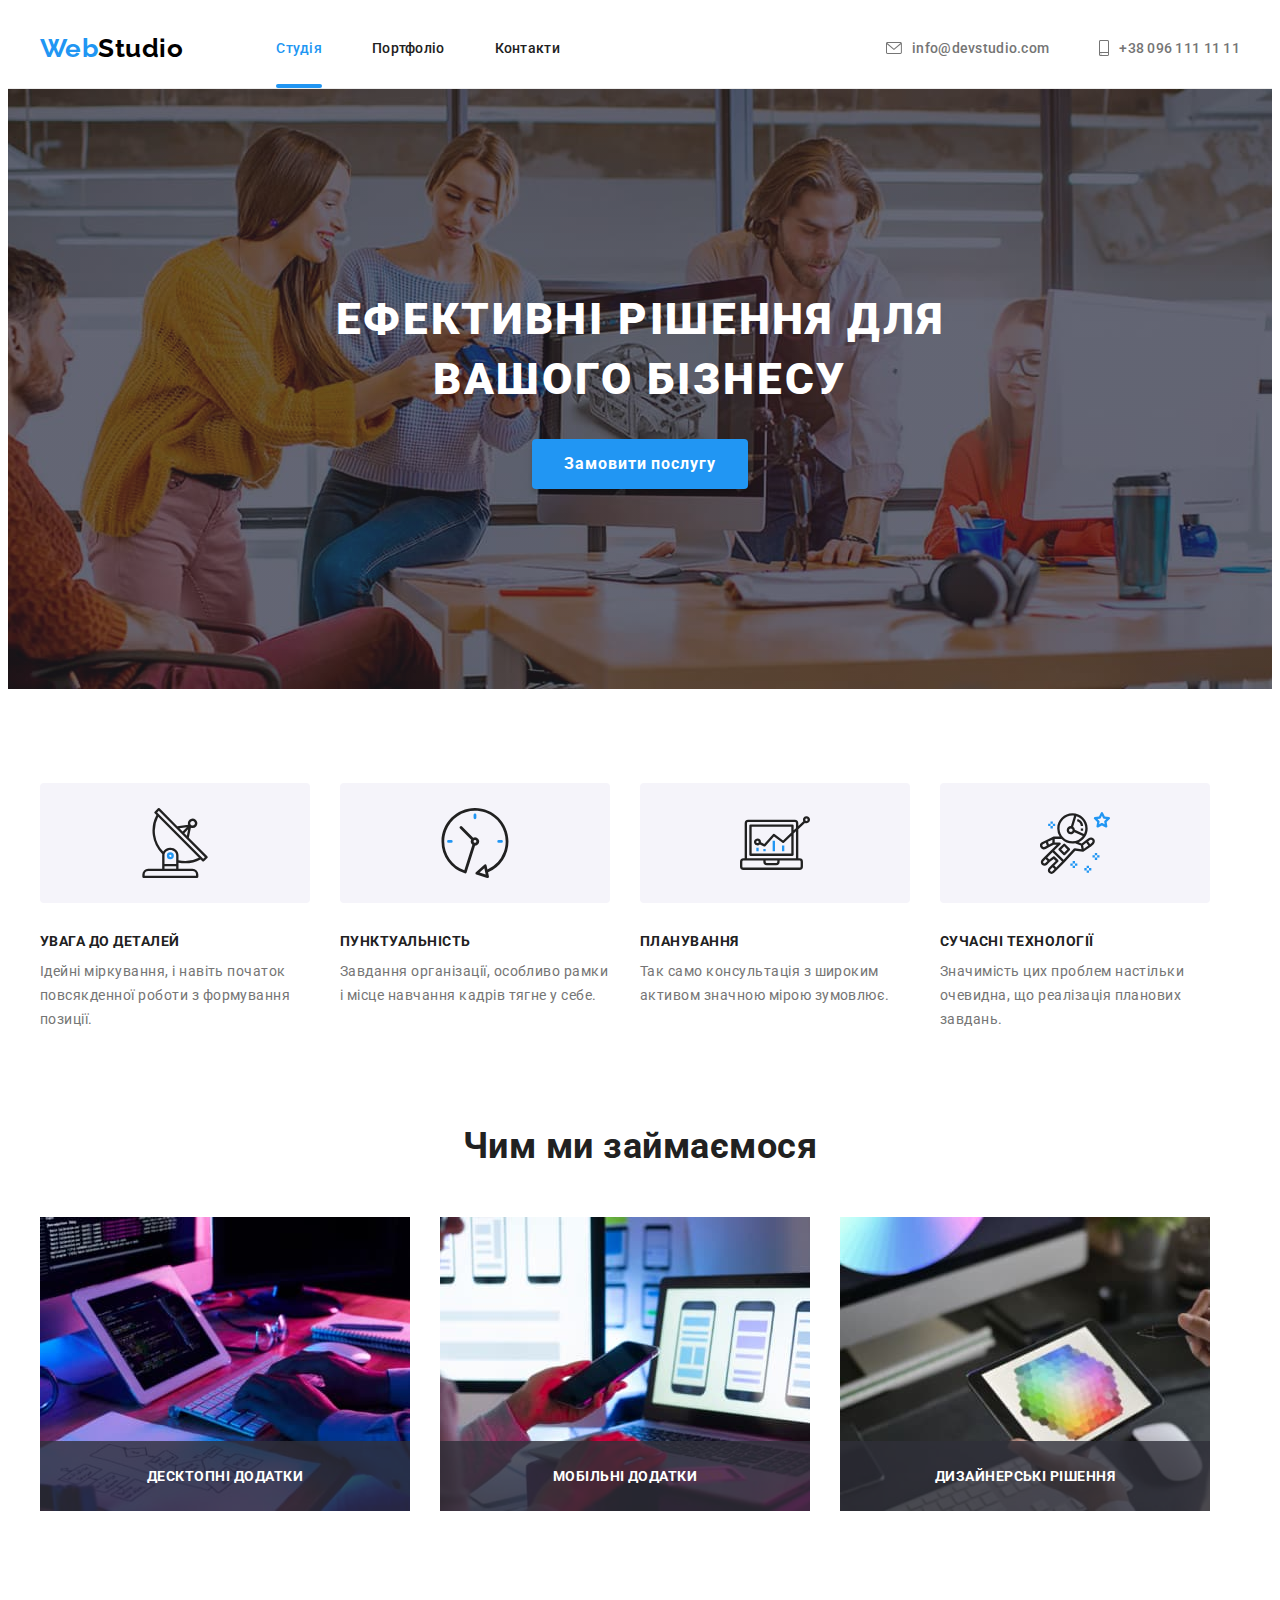
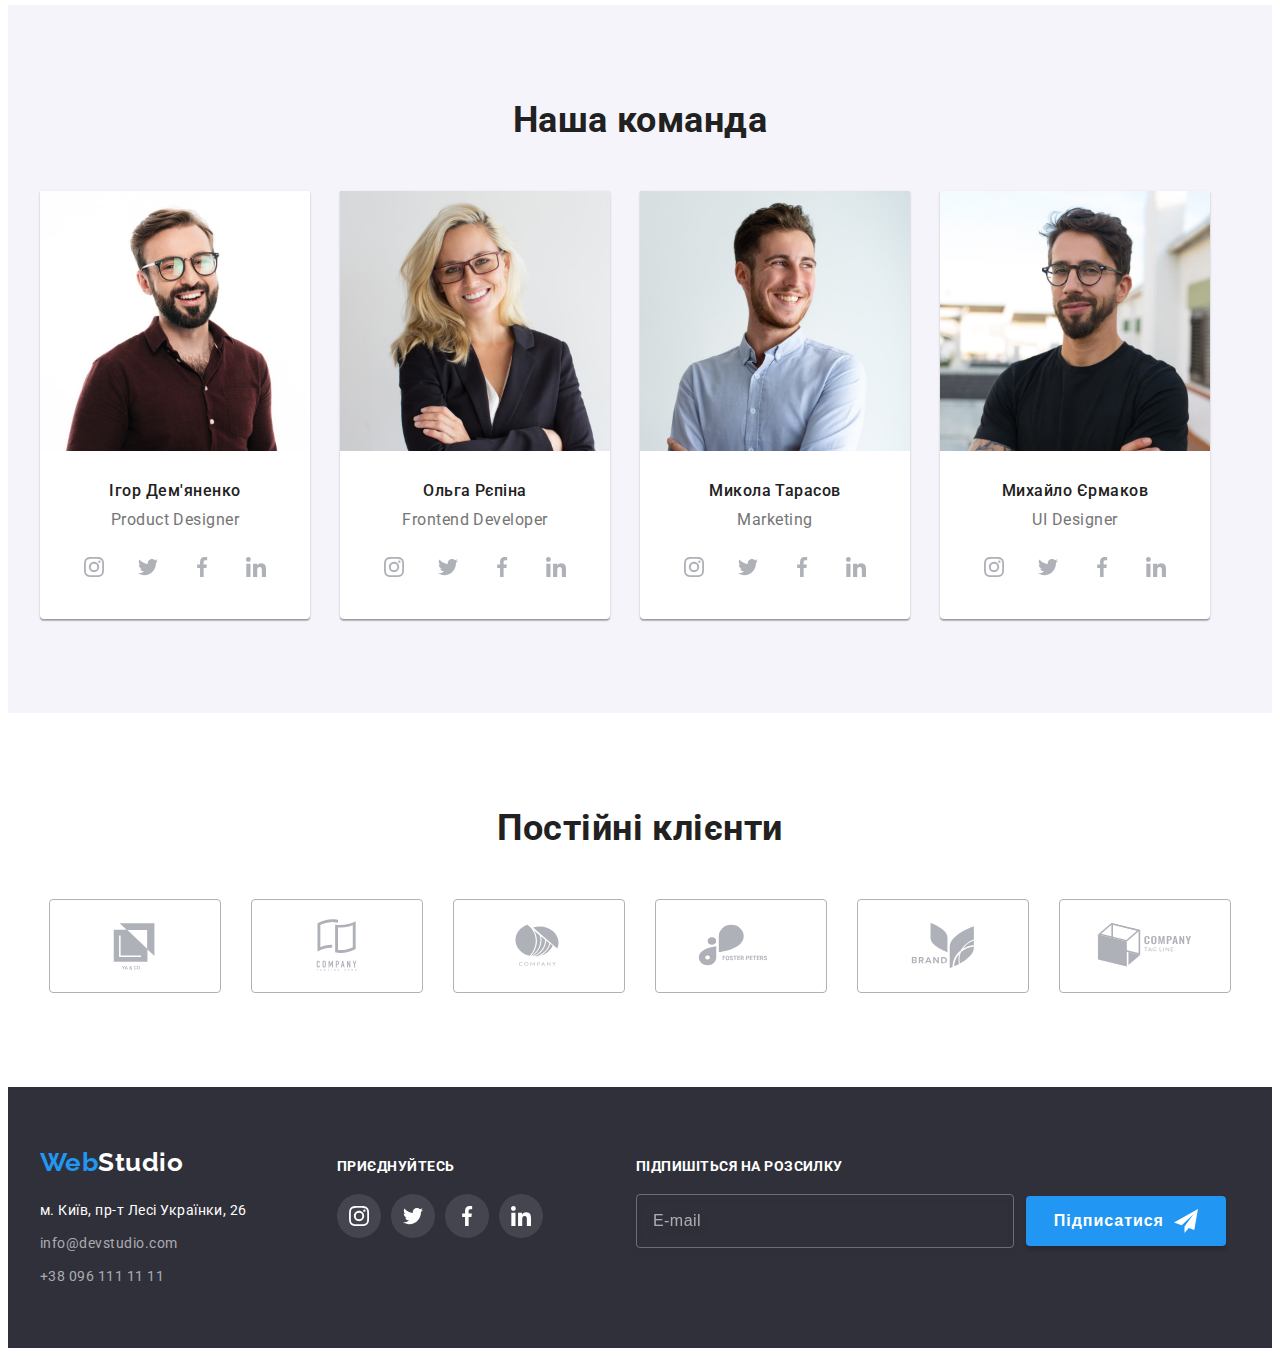
<file: index.html>
<!DOCTYPE html>
<html lang="uk">

<head>
  <meta charset="UTF-8">
  <meta http-equiv="X-UA-Compatible" content="IE=edge">
  <meta name="viewport" content="width=device-width, initial-scale=1.0">
  <title>HW-07 Ocheretniuk</title>

  <!-- Fonts -->
  <link rel="preconnect" href="https://fonts.googleapis.com">
  <link rel="preconnect" href="https://fonts.gstatic.com" crossorigin>
  <link href="https://fonts.googleapis.com/css2?family=Raleway:wght@700&family=Roboto:wght@400;500;700;900&display=swap"
    rel="stylesheet">

  <!-- Modern-normalize -->
  <link rel="stylesheet" href="https://cdnjs.cloudflare.com/ajax/libs/modern-normalize/1.1.0/modern-normalize.min.css"
    integrity="sha512-wpPYUAdjBVSE4KJnH1VR1HeZfpl1ub8YT/NKx4PuQ5NmX2tKuGu6U/JRp5y+Y8XG2tV+wKQpNHVUX03MfMFn9Q=="
    crossorigin="anonymous" referrerpolicy="no-referrer" />

  <!-- Custom styles -->
  <link rel="stylesheet" href="./css/main.min.css">
  <!-- <link rel="stylesheet" href="./css/styles.css"> -->
</head>

<body>

  <header class="header">
    <div class="header__container container">

      <a href="./index.html" class="logo link logo__part"><span class="logo__part--accent">Web</span>Studio</a>

      <nav>
        <ul class="nav list">
          <li>
            <a href="./index.html" class="nav__list nav__list--curent link">Студія</a>
          </li>
          <li>
            <a href="./portfolio.html" class="nav__list link">Портфоліо</a>
          </li>
          <li>
            <a href="./" class="nav__list link">Контакти</a>
          </li>
        </ul>
      </nav>

      <ul class="contacts list">
        <li>
          <a href="mailto:info@devstudio.com" class="contacts__item--header link">
            <svg class="contacts__icon" width="16" height="12">
              <use href="./images/icons.svg#icon-envelope"></use>
            </svg>
            info@devstudio.com</a>
        </li>
        <li>
          <a href="tel:+380961111111" class="contacts__item--header link">
            <svg class="contacts__icon" width="10" height="16">
              <use href="./images/icons.svg#icon-smartphone"></use>
            </svg>
            +38 096 111 11 11</a>
        </li>
      </ul>
    </div>
  </header>

  <main>
    <!-- HERO -->
    <section class="hero section">
      <div class="container">
        <h1 class="hero__title">Ефективні рішення для вашого бізнесу</h1>
        <div class="hero__btn-container">
          <button type="button" class="hero__btn" data-modal-open>Замовити послугу</button>
        </div>
      </div>
    </section>

    <!-- Section features -->
    <section class="section">
      <div class="container">
        <h2 class="visually-hidden">Особливості</h2>
        <ul class="features list">
          <li class="features__item">
            <div class="features__icon">
              <svg width="70" height="70">
                <use href="./images/icons.svg#icon-antenna"></use>
              </svg>
            </div>
            <h3 class="features__title">Увага до деталей</h3>
            <p class="features__text">Ідейні міркування, і навіть початок повсякденної роботи з формування
              позиції.</p>
          </li>
          <li class="features__item">
            <div class="features__icon">
              <svg width="70" height="70">
                <use href="./images/icons.svg#icon-clock"></use>
              </svg>
            </div>
            <h3 class="features__title">Пунктуальність</h3>
            <p class="features__text">Завдання організації, особливо рамки і місце навчання кадрів тягне у
              себе.
            </p>
          </li>
          <li class="features__item">
            <div class="features__icon">
              <svg width="70" height="70">
                <use href="./images/icons.svg#icon-diagram"></use>
              </svg>
            </div>
            <h3 class="features__title">Планування</h3>
            <p class="features__text">Так само консультація з широким активом значною мірою зумовлює.</p>
          </li>
          <li class="features__item">
            <div class="features__icon">
              <svg width="70" height="70">
                <use href="./images/icons.svg#icon-astronaut"></use>
              </svg>
            </div>
            <h3 class="features__title">Сучасні технології</h3>
            <p class="features__text">Значимість цих проблем настільки очевидна, що реалізація планових
              завдань.
            </p>
          </li>
        </ul>
      </div>
    </section>

    <!-- Section projects -->
    <section class="section projects">
      <div class="container">
        <h2 class="section__title">Чим ми займаємося</h2>
        <ul class="projects__list list">
          <li class="projects__item">
            <img src="./images/box-1.jpg" alt="Робочий процес" width="370" height="294">
            <div class="projects__text">Десктопні додатки</div>
          </li>
          <li class="projects__item">
            <img src="./images/box-2.jpg" alt="Робочий процес" width="370" height="294">
            <div class="projects__text">Мобільні додатки</div>
          </li>
          <li class="projects__item">
            <img src="./images/box-3.jpg" alt="Робочий процес" width="370" height="294">
            <div class="projects__text">Дизайнерські рішення</div>
          </li>
        </ul>
      </div>
    </section>

    <!-- Section teams -->
    <section class="section team-section">
      <div class="container">
        <h2 class="section__title">Наша команда</h2>
        <ul class="teams list">
          <li class="teams__card">
            <img src="./images/worker-1.jpg" alt="Працівник 1" width="270" height="260">
            <div class="teams__caption">
              <h3 class="teams__name">Ігор Дем'яненко</h3>
              <p lang="en" class="teams__position">Product Designer</p>
              <ul class="socials list">
                <li class="socials__item">
                  <a class="socials__link link" href="https://www.instagram.com/" target="_blank"
                    rel="noopener noreferrer nofollow" aria-label="Instagram icon">
                    <svg class="socials__icon" width="20" height="20">
                      <use href="./images/icons.svg#icon-instagram"></use>
                    </svg>
                  </a>
                </li>
                <li class="socials__item">
                  <a class="socials__link link" href="https://twitter.com/" target="_blank"
                    rel="noopener noreferrer nofollow" aria-label="Twitter icon">
                    <svg class="socials__icon" width="20" height="20">
                      <use href="./images/icons.svg#icon-twitter"></use>
                    </svg>
                  </a>
                </li>
                <li class="socials__item">
                  <a class="socials__link link" href="https://uk-ua.facebook.com" target="_blank"
                    rel="noopener noreferrer nofollow" aria-label="Facebook icon">
                    <svg class="socials__icon" width="20" height="20">
                      <use href="./images/icons.svg#icon-facebook"></use>
                    </svg>
                  </a>
                </li>
                <li class="socials__item">
                  <a class="socials__link link" href="https://ua.linkedin.com/" target="_blank"
                    rel="noopener noreferrer nofollow" aria-label="Linkedin icon">
                    <svg class="socials__icon" width="20" height="20">
                      <use href="./images/icons.svg#icon-linkedin"></use>
                    </svg>
                  </a>
                </li>
              </ul>
            </div>
          </li>
          <li class="teams__card">
            <img src="./images/worker-2.jpg" alt="Працівник 2" width="270" height="260">
            <div class="teams__caption">
              <h3 class="teams__name">Ольга Рєпіна</h3>
              <p lang="en" class="teams__position">Frontend Developer</p>
              <ul class="socials list">
                <li class="socials__item">
                  <a class="socials__link link" href="https://www.instagram.com/" target="_blank"
                    rel="noopener noreferrer nofollow" aria-label="Instagram icon">
                    <svg class="socials__icon" width="20" height="20">
                      <use href="./images/icons.svg#icon-instagram"></use>
                    </svg>
                  </a>
                </li>
                <li class="socials__item">
                  <a class="socials__link link" href="https://twitter.com/" target="_blank"
                    rel="noopener noreferrer nofollow" aria-label="Twitter icon">
                    <svg class="socials__icon" width="20" height="20">
                      <use href="./images/icons.svg#icon-twitter"></use>
                    </svg>
                  </a>
                </li>
                <li class="socials__item">
                  <a class="socials__link link" href="https://uk-ua.facebook.com" target="_blank"
                    rel="noopener noreferrer nofollow" aria-label="Facebook icon">
                    <svg class="socials__icon" width="20" height="20">
                      <use href="./images/icons.svg#icon-facebook"></use>
                    </svg>
                  </a>
                </li>
                <li class="socials__item">
                  <a class="socials__link link" href="https://ua.linkedin.com/" target="_blank"
                    rel="noopener noreferrer nofollow" aria-label="Linkedin icon">
                    <svg class="socials__icon" width="20" height="20">
                      <use href="./images/icons.svg#icon-linkedin"></use>
                    </svg>
                  </a>
                </li>
              </ul>
            </div>
          </li>
          <li class="teams__card">
            <img src="./images/worker-3.jpg" alt="Працівник 3" width="270" height="260">
            <div class="teams__caption">
              <h3 class="teams__name">Микола Тарасов</h3>
              <p lang="en" class="teams__position">Marketing</p>
              <ul class="socials list">
                <li class="socials__item">
                  <a class="socials__link link" href="https://www.instagram.com/" target="_blank"
                    rel="noopener noreferrer nofollow" aria-label="Instagram icon">
                    <svg class="socials__icon" width="20" height="20">
                      <use href="./images/icons.svg#icon-instagram"></use>
                    </svg>
                  </a>
                </li>
                <li class="socials__item">
                  <a class="socials__link link" href="https://twitter.com/" target="_blank"
                    rel="noopener noreferrer nofollow" aria-label="Twitter icon">
                    <svg class="socials__icon" width="20" height="20">
                      <use href="./images/icons.svg#icon-twitter"></use>
                    </svg>
                  </a>
                </li>
                <li class="socials__item">
                  <a class="socials__link link" href="https://uk-ua.facebook.com" target="_blank"
                    rel="noopener noreferrer nofollow" aria-label="Facebook icon">
                    <svg class="socials__icon" width="20" height="20">
                      <use href="./images/icons.svg#icon-facebook"></use>
                    </svg>
                  </a>
                </li>
                <li class="socials__item">
                  <a class="socials__link link" href="https://ua.linkedin.com/" target="_blank"
                    rel="noopener noreferrer nofollow" aria-label="Linkedin icon">
                    <svg class="socials__icon" width="20" height="20">
                      <use href="./images/icons.svg#icon-linkedin"></use>
                    </svg>
                  </a>
                </li>
              </ul>
            </div>
          </li>
          <li class="teams__card">
            <img src="./images/worker-4.jpg" alt="Працівник 4" width="270" height="260">
            <div class="teams__caption">
              <h3 class="teams__name">Михайло Єрмаков</h3>
              <p lang="en" class="teams__position">UI Designer</p>
              <ul class="socials list">
                <li class="socials__item">
                  <a class="socials__link link" href="https://www.instagram.com/" target="_blank"
                    rel="noopener noreferrer nofollow" aria-label="Instagram icon">
                    <svg class="socials__icon" width="20" height="20">
                      <use href="./images/icons.svg#icon-instagram"></use>
                    </svg>
                  </a>
                </li>
                <li class="socials__item">
                  <a class="socials__link link" href="https://twitter.com/" target="_blank"
                    rel="noopener noreferrer nofollow" aria-label="Twitter icon">
                    <svg class="socials__icon" width="20" height="20">
                      <use href="./images/icons.svg#icon-twitter"></use>
                    </svg>
                  </a>
                </li>
                <li class="socials__item">
                  <a class="socials__link link" href="https://uk-ua.facebook.com" target="_blank"
                    rel="noopener noreferrer nofollow" aria-label="Facebook icon">
                    <svg class="socials__icon" width="20" height="20">
                      <use href="./images/icons.svg#icon-facebook"></use>
                    </svg>
                  </a>
                </li>
                <li class="socials__item">
                  <a class="socials__link link" href="https://ua.linkedin.com/" target="_blank"
                    rel="noopener noreferrer nofollow" aria-label="Linkedin icon">
                    <svg class="socials__icon" width="20" height="20">
                      <use href="./images/icons.svg#icon-linkedin"></use>
                    </svg>
                  </a>
                </li>
              </ul>
            </div>
          </li>
        </ul>
      </div>
    </section>

    <!-- Section clients -->
    <section class="section clients-section">
      <div class="container">
        <h2 class="section__title">Постійні клієнти</h2>
        <ul class="clients list">
          <li class="clients__item"><a class="clients__link link" href="https://www.google.com.ua/" target="_blank"
              rel="noopener noreferrer nofollow" aria-label="Client icon">
              <svg class="clients__icon" width="106" height="60">
                <use href="./images/icons.svg#icon-client-1"></use>
              </svg>
            </a>
          </li>
          <li class="clients__item"><a class="clients__link link" href="https://www.google.com.ua/" target="_blank"
              rel="noopener noreferrer nofollow" aria-label="Client icon">
              <svg class="clients__icon" width="106" height="60">
                <use href="./images/icons.svg#icon-client-2"></use>
              </svg>
            </a>
          </li>
          <li class="clients__item"><a class="clients__link link" href="https://www.google.com.ua/" target="_blank"
              rel="noopener noreferrer nofollow" aria-label="Client icon">
              <svg class="clients__icon" width="106" height="60">
                <use href="./images/icons.svg#icon-client-3"></use>
              </svg>
            </a>
          </li>
          <li class="clients__item"><a class="clients__link link" href="https://www.google.com.ua/" target="_blank"
              rel="noopener noreferrer nofollow" aria-label="Client icon">
              <svg class="clients__icon" width="106" height="60">
                <use href="./images/icons.svg#icon-client-4"></use>
              </svg>
            </a>
          </li>
          <li class="clients__item"><a class="clients__link link" href="https://www.google.com.ua/" target="_blank"
              rel="noopener noreferrer nofollow" aria-label="Client icon">
              <svg class="clients__icon" width="106" height="60">
                <use href="./images/icons.svg#icon-client-5"></use>
              </svg>
            </a>
          </li>
          <li class="clients__item"><a class="clients__link link" href="https://www.google.com.ua/" target="_blank"
              rel="noopener noreferrer nofollow" aria-label="Client icon">
              <svg class="clients__icon" width="106" height="60">
                <use href="./images/icons.svg#icon-client-6"></use>
              </svg>
            </a>
          </li>
        </ul>
      </div>
    </section>

  </main>

  <footer class="footer">
    <div class="container footer__container">
      <div class="footer__owner">

        <h2 class="visually-hidden">Власник сайту</h2>

        <a href="./" class="logo link logo__footer"><span class="logo__part--accent">Web</span>Studio</a>

        <address class="address">
          <ul class="list">
            <li><a class="address__text link" href="https://goo.gl/maps/XZNEGJrdnuefopXt8" target="_blank"
                rel="noopener noreferrer nofollow">
                м. Київ, пр-т Лесі Українки, 26</a></li>
            <li><a class="link address__list" href="mailto:info@devstudio.com">info@devstudio.com</a></li>
            <li><a class="link address__list address__tel" href="tel:+380961111111">+38 096 111 11 11</a></li>
          </ul>
        </address>
      </div>

      <div class="join">
        <h3 class="join__title">приєднуйтесь</h3>
        <ul class="socials list">
          <li class="socials__item">
            <a class="socials__link socials__link--color link" href="https://www.instagram.com/" target="_blank"
              rel="noopener noreferrer nofollow" aria-label="Instagram icon">
              <svg class="socials__icon socials__icon--color" width="20" height="20">
                <use href="./images/icons.svg#icon-instagram"></use>
              </svg>
            </a>
          </li>
          <li class="socials__item">
            <a class="socials__link socials__link--color link" href="https://twitter.com/" target="_blank"
              rel="noopener noreferrer nofollow" aria-label="Twitter icon">
              <svg class="socials__icon socials__icon--color" width="20" height="20">
                <use href="./images/icons.svg#icon-twitter"></use>
              </svg>
            </a>
          </li>
          <li class="socials__item">
            <a class="socials__link socials__link--color link" href="https://uk-ua.facebook.com" target="_blank"
              rel="noopener noreferrer nofollow" aria-label="Facebook icon">
              <svg class="socials__icon socials__icon--color" width="20" height="20">
                <use href="./images/icons.svg#icon-facebook"></use>
              </svg>
            </a>
          </li>
          <li class="socials__item">
            <a class="socials__link socials__link--color link" href="https://ua.linkedin.com/" target="_blank"
              rel="noopener noreferrer nofollow" aria-label="Linkedin icon">
              <svg class="socials__icon socials__icon--color" width="20" height="20">
                <use href="./images/icons.svg#icon-linkedin"></use>
              </svg>
            </a>
          </li>
        </ul>
      </div>

      <div class="subscribe">
        <h3 class="subscribe__title">підпишіться на розсилку</h3>
        <div class="subscribe__container">
          <form class="subscribe__form" name="subscribe_form">
            <label class="subscribe__label">
              <input class="subscribe__field" type="email" name="user_email" placeholder="E-mail">
            </label>
          </form>
          <button class="subscribe__btn" type="submit">Підписатися</button>
        </div>
      </div>
    </div>
  </footer>

  <!-- Modal window -->
  <div class="backdrop is-hidden" data-modal>
    <div class="modal">
      <button type="button" class="modal__btn" data-modal-close>
        <svg class="modal__btm--close" width="14" height="14">
          <use href="./images/icons.svg#icon-btm-close-black"></use>
        </svg>
      </button>
      <strong class="modal__label">Залиште свої дані, ми вам передзвонимо</strong>

      <form class="modal-form" name="modal_form">
        <div class="modal-form-group" role="group">

          <label class="modal-form-label" for="user_name">Ім'я</label>
          <div class="modal-form-wrapper">
            <input class="modal-form-field" type="text" name="user_name" id="user_name">
            <svg class="modal-form-icon" width="18" height="18">
              <use href="./images/icons.svg#icon-modal-name"></use>
            </svg>
          </div>

          <label class="modal-form-label" for="user_phone">Телефон</label>
          <div class="modal-form-wrapper">
            <input class="modal-form-field" type="tel" name="user_phone" id="user_phone">
            <svg class="modal-form-icon" width="18" height="18">
              <use href="./images/icons.svg#icon-modal-phone"></use>
            </svg>
          </div>

          <label class="modal-form-label" for="user_email">Пошта</label>
          <div class="modal-form-wrapper">
            <input class="modal-form-field" type="email" name="user_email" id="user_email">
            <svg class="modal-form-icon" width="18" height="18">
              <use href="./images/icons.svg#icon-modal-email"></use>
            </svg>
          </div>

          <label class="modal-form-label" for="user_message">Коментар</label>
          <textarea class="modal-form-message" name="user_message" id="user_message" rows="6"
            placeholder="Введіть текст"></textarea>
        </div>

        <div class="modal-form-agreement" role="group">
          <input class="modal-form-checkbox" type="checkbox" id="user_agreement">
          <label class="modal-form-agreement-descr" for="user_agreement">
            Погоджуюся з розсилкою та приймаю
            <a class="modal-form-agreement-link" href="">Умови договору</a>
          </label>
        </div>
        <button class="modal-form-btn" type="submit">Відправити</button>
      </form>
    </div>
  </div>

  <script src="./js/modal.js"></script>

</body>

</html>
</file>
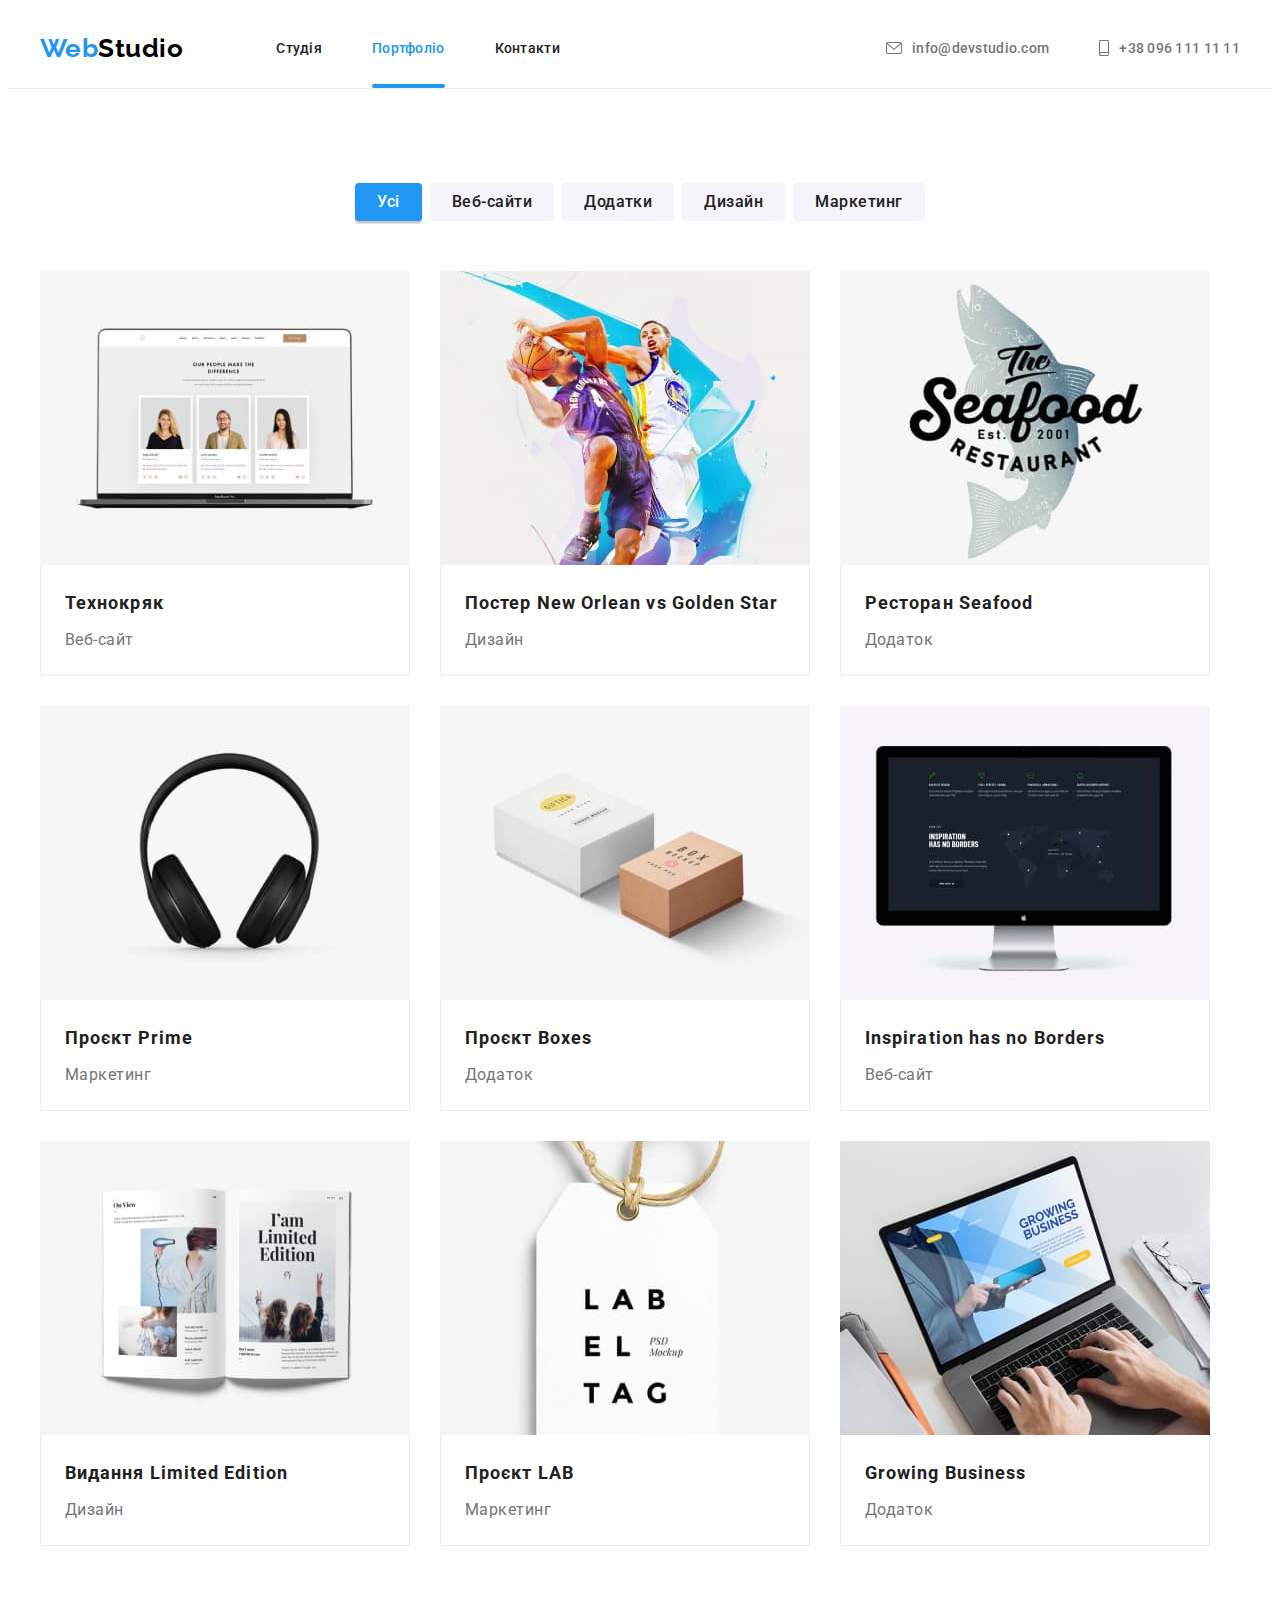
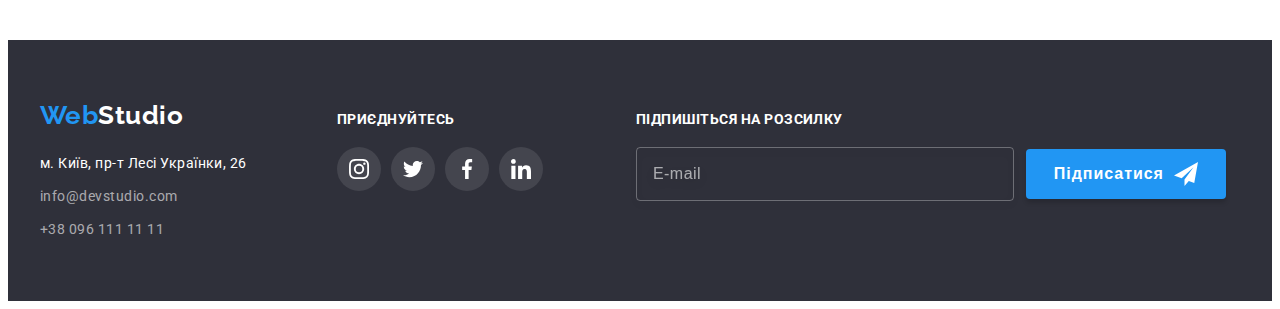
<file: portfolio.html>
<!DOCTYPE html>
<html lang="uk">

<head>
  <meta charset="UTF-8" />
  <meta http-equiv="X-UA-Compatible" content="IE=edge" />
  <meta name="viewport" content="width=device-width, initial-scale=1.0" />
  <title>Portfolio</title>

  <!-- Fonts -->
  <link rel="preconnect" href="https://fonts.googleapis.com">
  <link rel="preconnect" href="https://fonts.gstatic.com" crossorigin>
  <link href="https://fonts.googleapis.com/css2?family=Raleway:wght@700&family=Roboto:wght@400;500;700;900&display=swap"
    rel="stylesheet">

  <!-- Modern-normalize -->
  <link rel="stylesheet" href="https://cdnjs.cloudflare.com/ajax/libs/modern-normalize/1.1.0/modern-normalize.min.css"
    integrity="sha512-wpPYUAdjBVSE4KJnH1VR1HeZfpl1ub8YT/NKx4PuQ5NmX2tKuGu6U/JRp5y+Y8XG2tV+wKQpNHVUX03MfMFn9Q=="
    crossorigin="anonymous" referrerpolicy="no-referrer" />

  <!-- Custom styles -->
  <link rel="stylesheet" href="./css/main.min.css">
  <!-- <link rel="stylesheet" href="./css/styles.css"> -->
</head>

<body>

  <header class="header">
    <div class="header__container container">

      <a href="./index.html" class="logo link logo__part"><span class="logo__part--accent">Web</span>Studio</a>

      <nav>
        <ul class="nav list">
          <li>
            <a href="./index.html" class="nav__list link">Студія</a>
          </li>
          <li>
            <a href="./portfolio.html" class="nav__list nav__list--curent link">Портфоліо</a>
          </li>
          <li>
            <a href="./" class="nav__list link">Контакти</a>
          </li>
        </ul>
      </nav>

      <ul class="contacts list">
        <li>
          <a href="mailto:info@devstudio.com" class="contacts__item--header link">
            <svg class="contacts__icon" width="16" height="12">
              <use href="./images/icons.svg#icon-envelope"></use>
            </svg>
            info@devstudio.com</a>
        </li>
        <li>
          <a href="tel:+380961111111" class="contacts__item--header link">
            <svg class="contacts__icon" width="10" height="16">
              <use href="./images/icons.svg#icon-smartphone"></use>
            </svg>
            +38 096 111 11 11</a>
        </li>
      </ul>
    </div>
  </header>

  <main>

    <!-- Section works -->
    <!-- filters -->
    <h1 class="visually-hidden">Портфоліо</h1>
    <section class="section">
      <div class="container portfolio">
        <ul class="portfolio__filters list">
          <li><button type="button" class="portfolio__btn portfolio__btn--active">Усі</button></li>
          <li><button type="button" class="portfolio__btn">Веб-сайти</button></li>
          <li><button type="button" class="portfolio__btn">Додатки</button></li>
          <li><button type="button" class="portfolio__btn">Дизайн</button></li>
          <li><button type="button" class="portfolio__btn">Маркетинг</button></li>
        </ul>

        <!-- works -->
        <ul class="work list">
          <li class="work__item">
            <div class="work__thumb">
              <img src="./images/portfolio/img-tehnocryack.jpg" alt="Ноутбук з фото людей" width="370" height="294">

              <div class="work__overlay">
                <p class="work__overlay-text">
                  Ресурс пропонує комплексні пропозиції з різним рівнем функціоналу та сервісів. Все це дозволить
                  відвідувачу отримати
                  вичерпні відомості про компанію чи приватну особу.
                </p>
              </div>
            </div>

            <div class="work__caption">
              <h2 class="work__title">Технокряк</h2>
              <p class="work__text">Веб-сайт</p>
            </div>
          </li>
          <li class="work__item">
            <div class="work__thumb">
              <img src="./images/portfolio/img-poster-no-gs.jpg" alt="Баскетболісти з м'ячем" width="370" height="294">

              <div class="work__overlay">
                <p class="work__overlay-text">
                  Ресурс пропонує комплексні пропозиції з різним рівнем функціоналу та сервісів. Все це дозволить
                  відвідувачу отримати
                  вичерпні відомості про компанію чи приватну особу.
                </p>
              </div>
            </div>

            <div class="work__caption">
              <h2 class="work__title">Постер New Orlean vs Golden Star</h2>
              <p class="work__text">Дизайн</p>
            </div>
          </li>
          <li class="work__item">
            <div class="work__thumb">
              <img src="./images/portfolio/img-restoran-seafood.jpg" alt="Риба" width="370" height="294">

              <div class="work__overlay">
                <p class="work__overlay-text">
                  Ресурс пропонує комплексні пропозиції з різним рівнем функціоналу та сервісів. Все це дозволить
                  відвідувачу отримати
                  вичерпні відомості про компанію чи приватну особу.
                </p>
              </div>
            </div>

            <div class="work__caption">
              <h2 class="work__title">Ресторан Seafood</h2>
              <p class="work__text">Додаток</p>
            </div>
          </li>
          <li class="work__item">
            <div class="work__thumb">
              <img src="./images/portfolio/img-project-prime.jpg" alt="Чорні навушники" width="370" height="294">

              <div class="work__overlay">
                <p class="work__overlay-text">
                  Ресурс пропонує комплексні пропозиції з різним рівнем функціоналу та сервісів. Все це дозволить
                  відвідувачу отримати
                  вичерпні відомості про компанію чи приватну особу.
                </p>
              </div>
            </div>
            <div class="work__caption">
              <h2 class="work__title">Проєкт Prime</h2>
              <p class="work__text">Маркетинг</p>
            </div>
          </li>
          <li class="work__item">
            <div class="work__thumb">
              <img src="./images/portfolio/img-project-boxes.jpg" alt="Дві паперові коробки" width="370" height="294">

              <div class="work__overlay">
                <p class="work__overlay-text">
                  Ресурс пропонує комплексні пропозиції з різним рівнем функціоналу та сервісів. Все це дозволить
                  відвідувачу отримати
                  вичерпні відомості про компанію чи приватну особу.
                </p>
              </div>
            </div>
            <div class="work__caption">
              <h2 class="work__title">Проєкт Boxes</h2>
              <p class="work__text">Додаток</p>
            </div>
          </li>
          <li class="work__item">
            <div class="work__thumb">
              <img src="./images/portfolio/img-inspiration-has-no-borders.jpg" alt="Монітор з картою світу" width="370"
                height="294">

              <div class="work__overlay">
                <p class="work__overlay-text">
                  Ресурс пропонує комплексні пропозиції з різним рівнем функціоналу та сервісів. Все це дозволить
                  відвідувачу отримати
                  вичерпні відомості про компанію чи приватну особу.
                </p>
              </div>
            </div>
            <div class="work__caption">
              <h2 class="work__title">Inspiration has no Borders</h2>
              <p class="work__text">Веб-сайт</p>
            </div>
          </li>
          <li class="work__item">
            <div class="work__thumb">
              <img src="./images/portfolio/img-magazine-limited-edition.jpg" alt="Розгорнута книжка" width="370"
                height="294">

              <div class="work__overlay">
                <p class="work__overlay-text">
                  Ресурс пропонує комплексні пропозиції з різним рівнем функціоналу та сервісів. Все це дозволить
                  відвідувачу отримати
                  вичерпні відомості про компанію чи приватну особу.
                </p>
              </div>
            </div>
            <div class="work__caption">
              <h2 class="work__title">Видання Limited Edition</h2>
              <p class="work__text">Дизайн</p>
            </div>
          </li>
          <li class="work__item">
            <div class="work__thumb">
              <img src="./images/portfolio/img-project-lab.jpg" alt="Бирка на мотузочку" width="370" height="294">

              <div class="work__overlay">
                <p class="work__overlay-text">
                  Ресурс пропонує комплексні пропозиції з різним рівнем функціоналу та сервісів. Все це дозволить
                  відвідувачу отримати
                  вичерпні відомості про компанію чи приватну особу.
                </p>
              </div>
            </div>
            <div class="work__caption">
              <h2 class="work__title">Проєкт LAB</h2>
              <p class="work__text">Маркетинг</p>
            </div>
          </li>
          <li class="work__item">
            <div class="work__thumb">
              <img src="./images/portfolio/img-growing-business.jpg" alt="Ноутбук з сторінкою сайту" width="370"
                height="294">

              <div class="work__overlay">
                <p class="work__overlay-text">
                  Ресурс пропонує комплексні пропозиції з різним рівнем функціоналу та сервісів. Все це дозволить
                  відвідувачу отримати
                  вичерпні відомості про компанію чи приватну особу.
                </p>
              </div>
            </div>
            <div class="work__caption">
              <h2 class="work__title">Growing Business</h2>
              <p class="work__text">Додаток</p>
            </div>
          </li>
        </ul>
      </div>
    </section>
  </main>

  <footer class="footer">
    <div class="container footer__container">
      <div class="footer__owner">

        <h2 class="visually-hidden">Власник сайту</h2>

        <a href="./" class="logo link logo__footer"><span class="logo__part--accent">Web</span>Studio</a>

        <address class="address">
          <ul class="list">
            <li><a class="address__text link" href="https://goo.gl/maps/XZNEGJrdnuefopXt8" target="_blank"
                rel="noopener noreferrer nofollow">
                м. Київ, пр-т Лесі Українки, 26</a></li>
            <li><a class="link address__list" href="mailto:info@devstudio.com">info@devstudio.com</a></li>
            <li><a class="link address__list address__tel" href="tel:+380961111111">+38 096 111 11 11</a></li>
          </ul>
        </address>
      </div>

      <div class="join">
        <h3 class="join__title">приєднуйтесь</h3>
        <ul class="socials list">
          <li class="socials__item">
            <a class="socials__link socials__link--color link" href="https://www.instagram.com/" target="_blank"
              rel="noopener noreferrer nofollow" aria-label="Instagram icon">
              <svg class="socials__icon socials__icon--color" width="20" height="20">
                <use href="./images/icons.svg#icon-instagram"></use>
              </svg>
            </a>
          </li>
          <li class="socials__item">
            <a class="socials__link socials__link--color link" href="https://twitter.com/" target="_blank"
              rel="noopener noreferrer nofollow" aria-label="Twitter icon">
              <svg class="socials__icon socials__icon--color" width="20" height="20">
                <use href="./images/icons.svg#icon-twitter"></use>
              </svg>
            </a>
          </li>
          <li class="socials__item">
            <a class="socials__link socials__link--color link" href="https://uk-ua.facebook.com" target="_blank"
              rel="noopener noreferrer nofollow" aria-label="Facebook icon">
              <svg class="socials__icon socials__icon--color" width="20" height="20">
                <use href="./images/icons.svg#icon-facebook"></use>
              </svg>
            </a>
          </li>
          <li class="socials__item">
            <a class="socials__link socials__link--color link" href="https://ua.linkedin.com/" target="_blank"
              rel="noopener noreferrer nofollow" aria-label="Linkedin icon">
              <svg class="socials__icon socials__icon--color" width="20" height="20">
                <use href="./images/icons.svg#icon-linkedin"></use>
              </svg>
            </a>
          </li>
        </ul>
      </div>

      <div class="subscribe">
        <h3 class="subscribe__title">підпишіться на розсилку</h3>
        <div class="subscribe__container">
          <form class="subscribe__form" name="subscribe_form">
            <label class="subscribe__label">
              <input class="subscribe__field" type="email" name="user_email" placeholder="E-mail">
            </label>
          </form>
          <button class="subscribe__btn" type="submit">Підписатися</button>
        </div>
      </div>
    </div>
  </footer>
</body>

</html>
</file>
<file: css/styles.css>
/* основний колір тексту #212121 */
/* колір тексту параграфів #757575 */
/* колір наведення-акценту #2196F3 */
/* білий #FFFFFF */

/* глобальне скидання стилів */

/* -----------------HEADER----------------- */

/* Logo */

/* Navigation pages */

/* Contacts in Header */

/* -----------------HEADER----------------- */
/* -----------------HERO----------------- */

/* -----------------HEADER----------------- */
/* -----------------Section features----------------- */

/* -----------------Section features----------------- */
/* -----------------Section projects, teams----------------- */

/* socials */

/* -----------------Section projects, teams----------------- */
/* -----------------Section clients----------------- */

/* -----------------Section clients----------------- */
/* -----------------Section footer----------------- */

/* Logo */

/* Address */

/* Join */

/* Subscribe */

/* .subscribe__label {
	flex-basis: 358px;
} */

/* -----------------Section footer----------------- */

/* -----------------Portfolio page----------------- */

/* -----------------Portfolio page----------------- */

/* -----------------Modal window----------------- */

/* -----------------Modal window----------------- */
</file>
<file: css/main.min.css>
:root{--primary-text-color: #212121;--second-text-color: #757575;--accent-color: #2196f3;--primary-white-color: #ffffff;--hero-footer-bcg: #2f303a;--logo-primary-color: #000000;--section-team-bcg: #f5f4fa;--address-list-color: rgba(255, 255, 255, 0.6);--portfolio-box: #eeeeee;--btn-hero-accent-color: #188ce8;--socials__icon-primary-color: #afb1b8;--border-modal-color: rgba(33, 33, 33, 0.2);--animation-base: 250ms cubic-bezier(0.4, 0, 0.2, 1);--animation-overlay: transform 250ms cubic-bezier(0.4, 0, 0.2, 1);--animation-color: color 250ms cubic-bezier(0.4, 0, 0.2, 1);--animation-bcg: background-color 250ms cubic-bezier(0.4, 0, 0.2, 1);--animation-box-shadow: box-shadow 250ms cubic-bezier(0.4, 0, 0.2, 1)}.visually-hidden{position:absolute;white-space:nowrap;width:1px;height:1px;overflow:hidden;border:0;padding:0;clip:rect(0 0 0 0);-webkit-clip-path:inset(50%);clip-path:inset(50%);margin:-1px}body{background-color:var(--primary-white-color);font-family:"Roboto",Verdana,sans-serif;color:var(--primary-text-color);letter-spacing:.03em}.section__title{font-weight:700;font-size:36px;line-height:1.1666666667;text-align:center;margin-bottom:50px}h1,h2,h3,h4,h5,h6,p,ul{margin:0}.link{text-decoration:none}.list{list-style:none;margin:0;padding:0}img{display:block}.section{padding-top:94px;padding-bottom:94px}.container{width:1200px;padding-left:15px;padding-right:15px;margin-left:auto;margin-right:auto}.header{border-bottom:1px solid #ececec}.header__container{display:-webkit-box;display:-ms-flexbox;display:flex;-webkit-box-align:center;-ms-flex-align:center;align-items:center}.logo{font-family:"Raleway",Verdana,sans-serif;font-style:normal;font-weight:700;font-size:26px;line-height:1.1923076923;color:var(--logo-primary-color)}.logo__part{margin-right:93px}.logo__part--accent{color:var(--accent-color)}.nav{display:-webkit-box;display:-ms-flexbox;display:flex;-webkit-box-align:center;-ms-flex-align:center;align-items:center;gap:50px}.nav__list{display:block;padding-top:32px;padding-bottom:32px;font-weight:500;font-size:14px;line-height:1.1428571429;letter-spacing:.02em;color:var(--primary-text-color);position:relative;-webkit-transition:var(--animation-color);transition:var(--animation-color)}.nav__list:hover,.nav__list:focus{color:var(--accent-color)}.nav__list--curent{color:var(--accent-color)}.nav__list--curent::after{content:"";display:block;width:100%;height:4px;background-color:var(--accent-color);border-radius:2px;position:absolute;bottom:0}.contacts{display:-webkit-box;display:-ms-flexbox;display:flex;margin-left:auto;gap:50px}.contacts__item--header{display:-webkit-box;display:-ms-flexbox;display:flex;-webkit-box-align:center;-ms-flex-align:center;align-items:center;gap:10px;padding-top:32px;padding-bottom:32px;font-weight:500;font-size:14px;line-height:1.1428571429;letter-spacing:.02em;color:var(--second-text-color);-webkit-transition:var(--animation-color);transition:var(--animation-color)}.contacts__item--header:hover,.contacts__item--header:focus{color:var(--accent-color)}.contacts__icon{fill:currentColor}.hero{background:var(--hero-footer-bcg);padding-top:200px;padding-bottom:200px;background-image:-webkit-gradient(linear, left top, right top, from(rgba(47, 48, 58, 0.4)), to(rgba(47, 48, 58, 0.4))),url(../images/hero-bcg-img.jpg);background-image:linear-gradient(to right, rgba(47, 48, 58, 0.4), rgba(47, 48, 58, 0.4)),url(../images/hero-bcg-img.jpg);background-repeat:no-repeat;background-position:center;background-size:cover}.hero__title{font-weight:900;font-size:44px;line-height:1.3636363636;letter-spacing:.06em;text-align:center;text-transform:uppercase;color:var(--primary-white-color);width:696px;margin-left:auto;margin-right:auto;padding-bottom:30px}.hero__btn{font-family:inherit;font-weight:700;font-size:16px;line-height:1.875;letter-spacing:.06em;cursor:pointer;color:var(--primary-white-color);background:var(--accent-color);-webkit-box-shadow:0px 4px 4px rgba(0,0,0,.15);box-shadow:0px 4px 4px rgba(0,0,0,.15);border:none;border-radius:4px;padding:10px 32px;min-width:216px;min-height:50px;-webkit-transition:var(--animation-bcg);transition:var(--animation-bcg)}.hero__btn:hover,.hero__btn:focus{background:var(--btn-hero-accent-color)}.hero__btn-container{display:-webkit-box;display:-ms-flexbox;display:flex;-webkit-box-pack:center;-ms-flex-pack:center;justify-content:center}.features{display:-webkit-box;display:-ms-flexbox;display:flex;-webkit-box-align:start;-ms-flex-align:start;align-items:flex-start;gap:30px}.features__item{width:270px}.features__icon{display:-webkit-box;display:-ms-flexbox;display:flex;height:120px;-webkit-box-align:center;-ms-flex-align:center;align-items:center;-webkit-box-pack:center;-ms-flex-pack:center;justify-content:center;margin-bottom:30px;text-align:center;background-color:var(--section-team-bcg);border-radius:4px}.features__title{font-weight:700;font-size:14px;line-height:1.1428571429;text-transform:uppercase;padding-bottom:10px}.features__text{font-weight:400;font-size:14px;line-height:1.7142857143;color:var(--second-text-color)}.projects{padding-top:0}.projects__list{display:-webkit-box;display:-ms-flexbox;display:flex;-webkit-box-align:center;-ms-flex-align:center;align-items:center;gap:30px}.projects__item{position:relative}.projects__text{position:absolute;bottom:0;width:370px;padding-top:27px;padding-bottom:27px;font-weight:700;font-size:14px;line-height:1.1428571429;text-align:center;text-transform:uppercase;color:var(--primary-white-color);background:rgba(47,48,58,.8)}.teams{display:-webkit-box;display:-ms-flexbox;display:flex;-webkit-box-align:center;-ms-flex-align:center;align-items:center;gap:30px}.teams__card{background:var(--primary-white-color);-webkit-box-shadow:0px 1px 3px rgba(0,0,0,.12),0px 1px 1px rgba(0,0,0,.14),0px 2px 1px rgba(0,0,0,.2);box-shadow:0px 1px 3px rgba(0,0,0,.12),0px 1px 1px rgba(0,0,0,.14),0px 2px 1px rgba(0,0,0,.2);border-radius:0px 0px 4px 4px}.teams__caption{padding-top:30px;padding-bottom:30px}.teams__name{font-weight:500;font-size:16px;line-height:1.1875;text-align:center;margin-bottom:10px}.teams__position{font-size:16px;line-height:1.1875;text-align:center;color:var(--second-text-color);padding-bottom:16px}.team-section{background:var(--section-team-bcg)}.socials{display:-webkit-box;display:-ms-flexbox;display:flex;-webkit-box-align:center;-ms-flex-align:center;align-items:center;-webkit-box-pack:center;-ms-flex-pack:center;justify-content:center;gap:10px}.socials__link{display:-webkit-box;display:-ms-flexbox;display:flex;-webkit-box-align:center;-ms-flex-align:center;align-items:center;-webkit-box-pack:center;-ms-flex-pack:center;justify-content:center;width:44px;height:44px;border-radius:50%;background-color:var(--primary-white-color);color:var(--socials__icon-primary-color);-webkit-transition:var(--animation-bcg);transition:var(--animation-bcg)}.socials__link:hover,.socials__link:focus{color:var(--primary-white-color);background-color:var(--accent-color)}.socials__icon{fill:currentColor;-webkit-transition:var(--animation-color);transition:var(--animation-color)}.socials__link--color{background-color:rgba(255,255,255,.1);color:var(--primary-white-color);-webkit-transition:var(--animation-bcg);transition:var(--animation-bcg)}.socials__icon--color{fill:currentColor;-webkit-transition:var(--animation-color);transition:var(--animation-color)}.clients{display:-webkit-box;display:-ms-flexbox;display:flex;-webkit-box-align:center;-ms-flex-align:center;align-items:center;-webkit-box-pack:center;-ms-flex-pack:center;justify-content:center;gap:30px}.clients__link{display:-webkit-box;display:-ms-flexbox;display:flex;-webkit-box-align:center;-ms-flex-align:center;align-items:center;-webkit-box-pack:center;-ms-flex-pack:center;justify-content:center;width:170px;height:92px;border:1px solid var(--socials__icon-primary-color);border-radius:4px;background-color:var(--primary-white-color);color:var(--socials__icon-primary-color);-webkit-transition:var(--animation-bcg);transition:var(--animation-bcg)}.clients__link:hover,.clients__link:focus{color:var(--accent-color);border-color:var(--accent-color)}.clients__icon{fill:currentColor;-webkit-transition:var(--animation-color);transition:var(--animation-color)}.clients__item{border:1px solid --socials__icon-primary-color;border-radius:4px;background-color:var(--primary-white-color);color:var(--socials__icon-primary-color)}.footer{padding-top:60px;padding-bottom:60px;background:var(--hero-footer-bcg)}.footer__container{display:-webkit-box;display:-ms-flexbox;display:flex;-webkit-box-align:baseline;-ms-flex-align:baseline;align-items:baseline}.footer__owner{margin-right:90px}.logo__footer{color:var(--primary-white-color)}.logo__part--accent{color:var(--accent-color)}.address{margin-top:20px}.address__text{display:inline-block;margin-bottom:9px;font-family:inherit;font-size:14px;line-height:1.7142857143;font-style:normal;color:var(--primary-white-color);-webkit-transition:var(--animation-color);transition:var(--animation-color)}.address__text:hover,.address__text:focus{color:var(--accent-color)}.address__list{display:inline-block;margin-bottom:9px;font-family:inherit;font-size:14px;line-height:1.7142857143;font-style:normal;color:var(--address-list-color);-webkit-transition:var(--animation-color);transition:var(--animation-color)}.address__list:hover,.address__list:focus{color:var(--accent-color)}.address__tel{margin-bottom:0px}.join{margin-right:93px}.join__title{font-weight:700;font-size:14px;line-height:1.1428571429;text-transform:uppercase;padding-bottom:20px;color:var(--primary-white-color)}.subscribe__title{font-weight:700;font-size:14px;line-height:1.1428571429;text-transform:uppercase;padding-bottom:20px;color:var(--primary-white-color)}.subscribe__container{display:-webkit-box;display:-ms-flexbox;display:flex;gap:12px;-webkit-box-align:center;-ms-flex-align:center;align-items:center;-webkit-box-pack:center;-ms-flex-pack:center;justify-content:center}.subscribe__field{width:358px;height:50px;padding-left:16px;outline:unset;background-color:rgba(0,0,0,0);border:1px solid rgba(255,255,255,.3);-webkit-filter:drop-shadow(0px 4px 4px rgba(0, 0, 0, 0.15));filter:drop-shadow(0px 4px 4px rgba(0, 0, 0, 0.15));border-radius:4px;color:var(--primary-white-color);-webkit-transition:border-color var(--animation-base);transition:border-color var(--animation-base)}.subscribe__field:hover,.subscribe__field:focus{border-color:var(--btn-hero-accent-color);color:var(--accent-color)}.subscribe__field::-webkit-input-placeholder{font-family:inherit;font-size:16px;line-height:1.25;letter-spacing:.03em;color:rgba(255,255,255,.6)}.subscribe__field::-moz-placeholder{font-family:inherit;font-size:16px;line-height:1.25;letter-spacing:.03em;color:rgba(255,255,255,.6)}.subscribe__field:-ms-input-placeholder{font-family:inherit;font-size:16px;line-height:1.25;letter-spacing:.03em;color:rgba(255,255,255,.6)}.subscribe__field::-ms-input-placeholder{font-family:inherit;font-size:16px;line-height:1.25;letter-spacing:.03em;color:rgba(255,255,255,.6)}.subscribe__field::placeholder{font-family:inherit;font-size:16px;line-height:1.25;letter-spacing:.03em;color:rgba(255,255,255,.6)}.subscribe__btn{display:-webkit-box;display:-ms-flexbox;display:flex;-webkit-box-align:center;-ms-flex-align:center;align-items:center;-webkit-box-pack:center;-ms-flex-pack:center;justify-content:center;letter-spacing:.06em;background:var(--accent-color);-webkit-box-shadow:0px 4px 4px rgba(0,0,0,.15);box-shadow:0px 4px 4px rgba(0,0,0,.15);border-radius:4px;border:none;font-weight:700;font-size:16px;line-height:1.875;min-width:200px;min-height:50px;color:var(--primary-white-color);cursor:pointer;-webkit-transition:var(--animation-bcg);transition:var(--animation-bcg)}.subscribe__btn::after{content:"";display:inline-block;background-image:url(../images/icon-send.svg);width:24px;height:24px;margin-left:10px;background-size:contain;fill:currentColor}.subscribe__btn:hover,.subscribe__btn:focus{background:var(--btn-hero-accent-color)}.portfolio__filters{display:-webkit-box;display:-ms-flexbox;display:flex;-webkit-box-align:center;-ms-flex-align:center;align-items:center;-webkit-box-pack:center;-ms-flex-pack:center;justify-content:center;gap:8px;margin-bottom:50px}.portfolio__btn{font-family:inherit;font-weight:500;font-size:16px;line-height:1.625;text-align:center;color:var(--primary-text-color);background:var(--section-team-bcg);border-radius:4px;border:none;cursor:pointer;text-align:center;letter-spacing:.03em;padding:6px 22px;-webkit-transition:var(--animation-color),var(--animation-bcg);transition:var(--animation-color),var(--animation-bcg)}.portfolio__btn:hover,.portfolio__btn:focus{color:var(--primary-white-color);background:var(--accent-color)}.portfolio__btn--active{color:var(--primary-white-color);background:var(--accent-color);-webkit-box-shadow:0px 3px 1px rgba(0,0,0,.1),0px 1px 2px rgba(0,0,0,.08),0px 2px 2px rgba(0,0,0,.12);box-shadow:0px 3px 1px rgba(0,0,0,.1),0px 1px 2px rgba(0,0,0,.08),0px 2px 2px rgba(0,0,0,.12)}.work{display:-webkit-box;display:-ms-flexbox;display:flex;-ms-flex-wrap:wrap;flex-wrap:wrap}.work__item{background:var(--primary-white-color);width:370px;margin-right:30px;margin-bottom:30px;-webkit-transition:var(--animation-box-shadow);transition:var(--animation-box-shadow)}.work__item:nth-child(3n){margin-right:0}.work__item:nth-last-child(-n+3){margin-bottom:0}.work__item:hover,.work__item:focus{-webkit-box-shadow:0px 1px 1px rgba(0,0,0,.12),0px 4px 4px rgba(0,0,0,.06),1px 4px 6px rgba(0,0,0,.16);box-shadow:0px 1px 1px rgba(0,0,0,.12),0px 4px 4px rgba(0,0,0,.06),1px 4px 6px rgba(0,0,0,.16)}.work__thumb{position:relative;overflow:hidden}.work__overlay{position:absolute;top:0;left:0;-webkit-transform:translateY(100%);transform:translateY(100%);width:100%;height:100%;padding-left:24px;padding-right:24px;display:-webkit-box;display:-ms-flexbox;display:flex;-webkit-box-align:center;-ms-flex-align:center;align-items:center;font-size:18px;line-height:1.5555555556;color:var(--primary-white-color);background-color:rgba(33,150,243,.9);-webkit-backdrop-filter:blur(3px);backdrop-filter:blur(3px);-webkit-transition:var(--animation-overlay);transition:var(--animation-overlay)}.work__item:hover .work__overlay,.work__item:focus .work__overlay{-webkit-transform:translateY(0%);transform:translateY(0%)}.work__caption{border-right:1px solid var(--portfolio-box);border-bottom:1px solid var(--portfolio-box);border-left:1px solid var(--portfolio-box);padding-top:20px;padding-right:24px;padding-bottom:20px;padding-left:24px}.work__title{font-weight:700;font-size:18px;line-height:2;letter-spacing:.06em;margin-bottom:4px;width:322px}.work__text{font-size:16px;line-height:1.875;color:var(--second-text-color);width:322px}.backdrop{position:fixed;top:0;left:0;width:100%;height:100%;background:rgba(0,0,0,.2);border:1px solid #000;-webkit-backdrop-filter:blur(1px);backdrop-filter:blur(1px);-webkit-transition:opacity 150ms linear,visibility 150ms linear;transition:opacity 150ms linear,visibility 150ms linear}.backdrop.is-hidden{opacity:0;visibility:hidden;pointer-events:none}.modal{position:absolute;top:50%;left:50%;-webkit-transform:translateX(-50%) translateY(-50%);transform:translateX(-50%) translateY(-50%);width:528px;min-height:581px;padding:40px;background:var(--primary-white-color);-webkit-box-shadow:0px 1px 3px rgba(0,0,0,.12),0px 1px 1px rgba(0,0,0,.14),0px 2px 1px rgba(0,0,0,.2);box-shadow:0px 1px 3px rgba(0,0,0,.12),0px 1px 1px rgba(0,0,0,.14),0px 2px 1px rgba(0,0,0,.2);border-radius:4px;-webkit-transition:opacity 250ms linear,-webkit-transform 250ms linear;transition:opacity 250ms linear,-webkit-transform 250ms linear;transition:transform 250ms linear,opacity 250ms linear;transition:transform 250ms linear,opacity 250ms linear,-webkit-transform 250ms linear}.backdrop.is-hidden .modal{opacity:0;-webkit-transform:translateX(-50%) translateY(-70%);transform:translateX(-50%) translateY(-70%)}.modal__btn{position:absolute;top:8px;right:8px;padding:0;width:30px;height:30px;display:-webkit-inline-box;display:-ms-inline-flexbox;display:inline-flex;-webkit-box-align:center;-ms-flex-align:center;align-items:center;-webkit-box-pack:center;-ms-flex-pack:center;justify-content:center;background-color:rgba(0,0,0,0);border-radius:50%;border:1px solid rgba(0,0,0,.1);cursor:pointer}.modal__btm--close{fill:#000}.modal__btn:focus .modal__btm--close,.modal__btn:hover .modal__btm--close{fill:var(--accent-color)}.modal__label{display:block;margin-bottom:12px;font-weight:700;font-size:20px;line-height:1.15;text-align:center}.modal-form-group{margin-bottom:20px}.modal-form-label{display:block;margin-bottom:4px;font-size:12px;line-height:1.1666666667;letter-spacing:.01em;color:var(--second-text-color)}.modal-form-wrapper{position:relative;margin-bottom:10px}.modal-form-field{width:100%;height:40px;padding-left:42px;padding-right:42px;border:1px solid var(--border-modal-color);border-radius:4px;outline:1px solid rgba(0,0,0,0);outline-offset:-1px;-webkit-transition:outline var(--animation-base);transition:outline var(--animation-base)}.modal-form-field:hover,.modal-form-field:focus{outline-color:var(--accent-color);color:var(--accent-color)}.modal-form-icon{position:absolute;top:25%;left:20px;-webkit-transform:translateX(-20%);transform:translateX(-20%);-webkit-transition:fill var(--animation-base);transition:fill var(--animation-base)}.modal-form-field:focus+.modal-form-icon{fill:var(--accent-color)}.modal-form-message{display:block;width:100%;height:120px;padding:12px 16px;resize:none;border:1px solid var(--border-modal-color);border-radius:4px;outline:1px solid rgba(0,0,0,0);outline-offset:-1px;-webkit-transition:outline var(--animation-base);transition:outline var(--animation-base)}.modal-form-message:hover,.modal-form-message:focus{outline-color:var(--accent-color);color:var(--accent-color)}.modal-form-message::-webkit-input-placeholder{font-family:inherit;font-size:12px;line-height:1.1666666667;letter-spacing:.01em;color:rgba(117,117,117,.5)}.modal-form-message::-moz-placeholder{font-family:inherit;font-size:12px;line-height:1.1666666667;letter-spacing:.01em;color:rgba(117,117,117,.5)}.modal-form-message:-ms-input-placeholder{font-family:inherit;font-size:12px;line-height:1.1666666667;letter-spacing:.01em;color:rgba(117,117,117,.5)}.modal-form-message::-ms-input-placeholder{font-family:inherit;font-size:12px;line-height:1.1666666667;letter-spacing:.01em;color:rgba(117,117,117,.5)}.modal-form-message::placeholder{font-family:inherit;font-size:12px;line-height:1.1666666667;letter-spacing:.01em;color:rgba(117,117,117,.5)}.modal-form-btn{background:var(--accent-color);-webkit-box-shadow:0px 4px 4px rgba(0,0,0,.15);box-shadow:0px 4px 4px rgba(0,0,0,.15);border-radius:4px;border:none;font-weight:700;font-size:16px;line-height:1.875;letter-spacing:.06em;min-width:200px;min-height:50px;color:var(--primary-white-color);cursor:pointer;-webkit-transition:var(--animation-bcg);transition:var(--animation-bcg)}.modal-form-btn:hover,.modal-form-btn:focus{background:var(--btn-hero-accent-color)}.modal-form-agreement{display:-webkit-box;display:-ms-flexbox;display:flex;-webkit-box-align:center;-ms-flex-align:center;align-items:center;-webkit-box-pack:center;-ms-flex-pack:center;justify-content:center;gap:8px;margin-bottom:30px}.modal-form-checkbox{-webkit-appearance:none;-moz-appearance:none;appearance:none;width:16px;height:15px;outline:2px solid rgba(0,0,0,0);outline-offset:-2px;border:2px solid var(--primary-text-color);border-radius:2px;background-position:center;background-repeat:no-repeat;background-size:0;background-image:url("data:image/svg+xml,%3Csvg width='13' height='10' viewBox='0 0 13 10' fill='none' xmlns='http://www.w3.org/2000/svg'%3E%3Cpath d='M1.95703 4.75166L1.88825 4.68604L1.81923 4.75141L0.93123 5.59258L0.854858 5.66492L0.930974 5.73753L4.42671 9.07236L4.49574 9.1382L4.56476 9.07236L12.069 1.91352L12.1449 1.84116L12.069 1.76881L11.1873 0.927644L11.1183 0.861826L11.0493 0.927611L4.49577 7.17353L1.95703 4.75166Z' fill='white' stroke='white' stroke-width='0.2'/%3E%3C/svg%3E");-webkit-transition:background-size var(--animation-base),background-color var(--animation-base),outline-color var(--animation-base);transition:background-size var(--animation-base),background-color var(--animation-base),outline-color var(--animation-base)}.modal-form-checkbox:checked{outline-color:var(--accent-color);background-color:var(--accent-color);background-size:11px 8px}.modal-form-agreement-descr{font-size:14px;line-height:1.7142857143;color:var(--second-text-color);-webkit-user-select:none;-moz-user-select:none;-ms-user-select:none;user-select:none}.modal-form-agreement-link{color:var(--accent-color);text-underline-offset:3px}.modal-form-btn{display:block;margin:0 auto}/*# sourceMappingURL=main.min.css.map */
</file>
